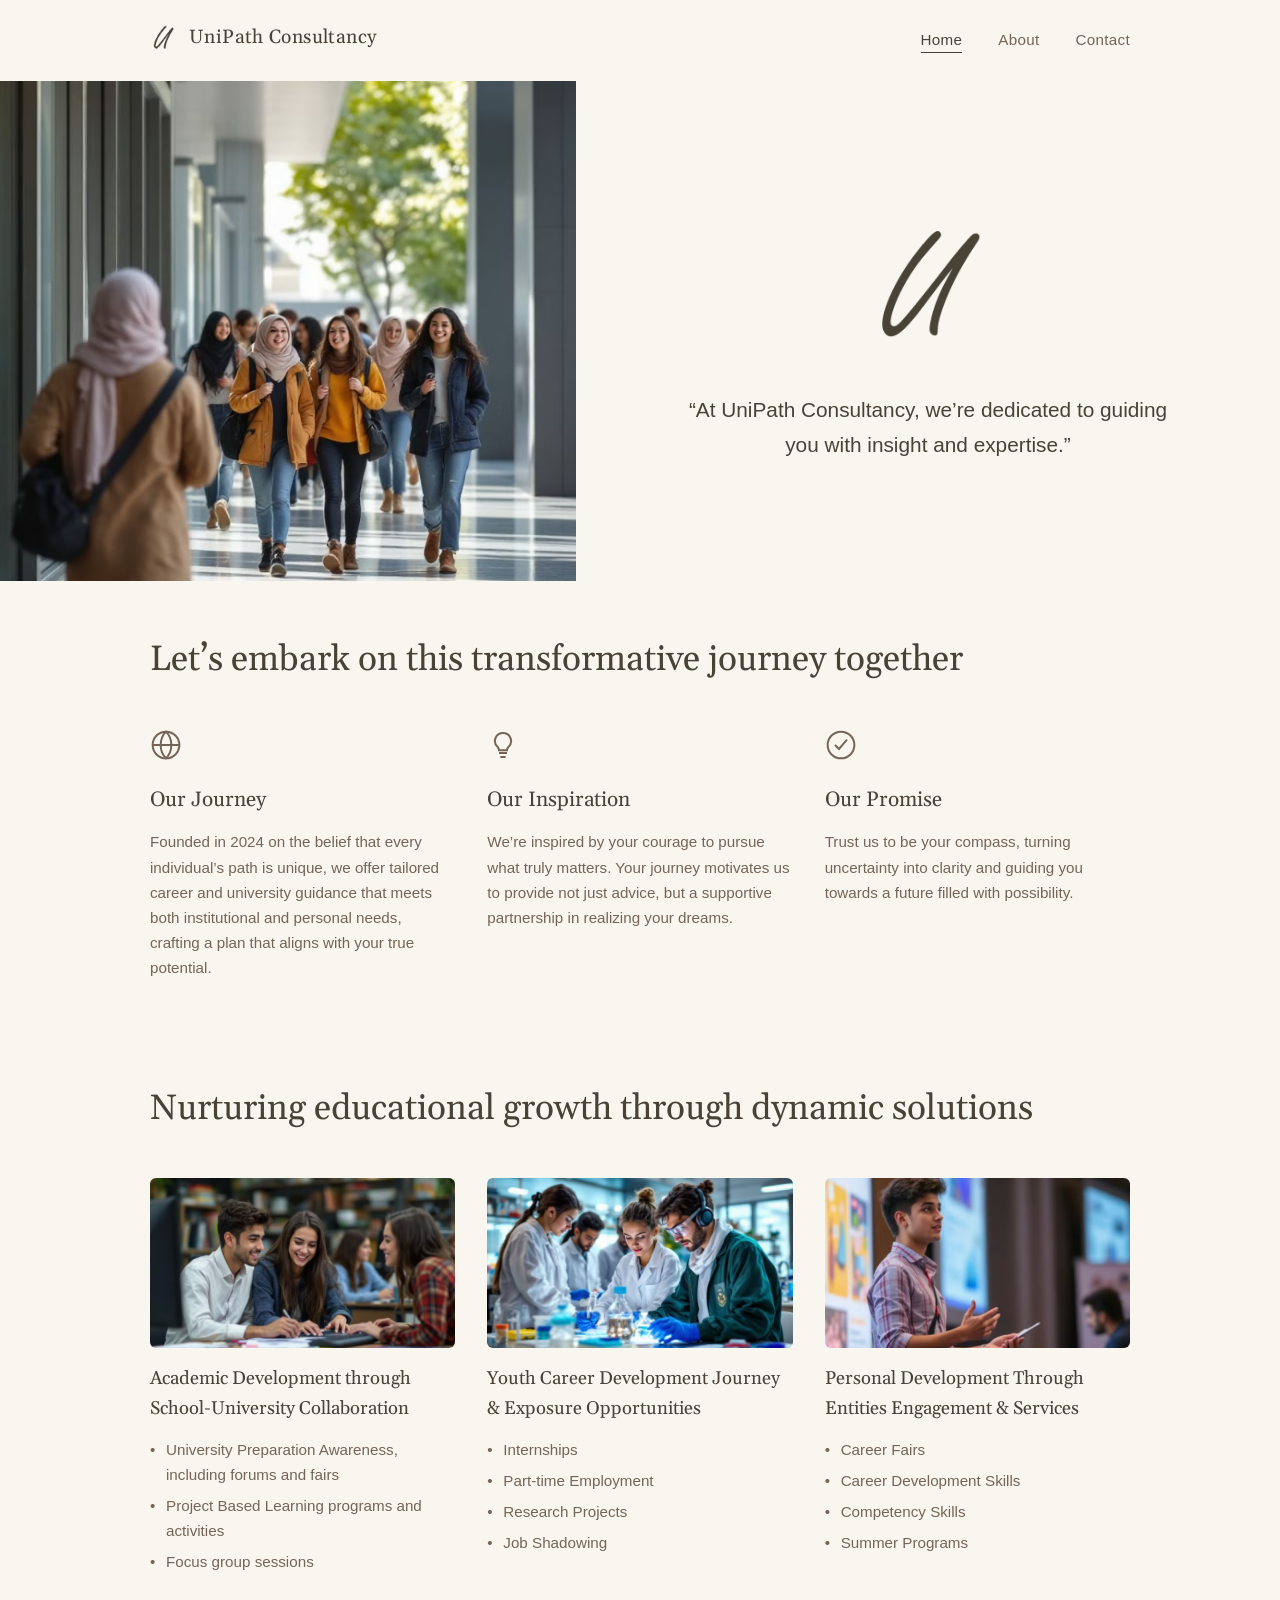
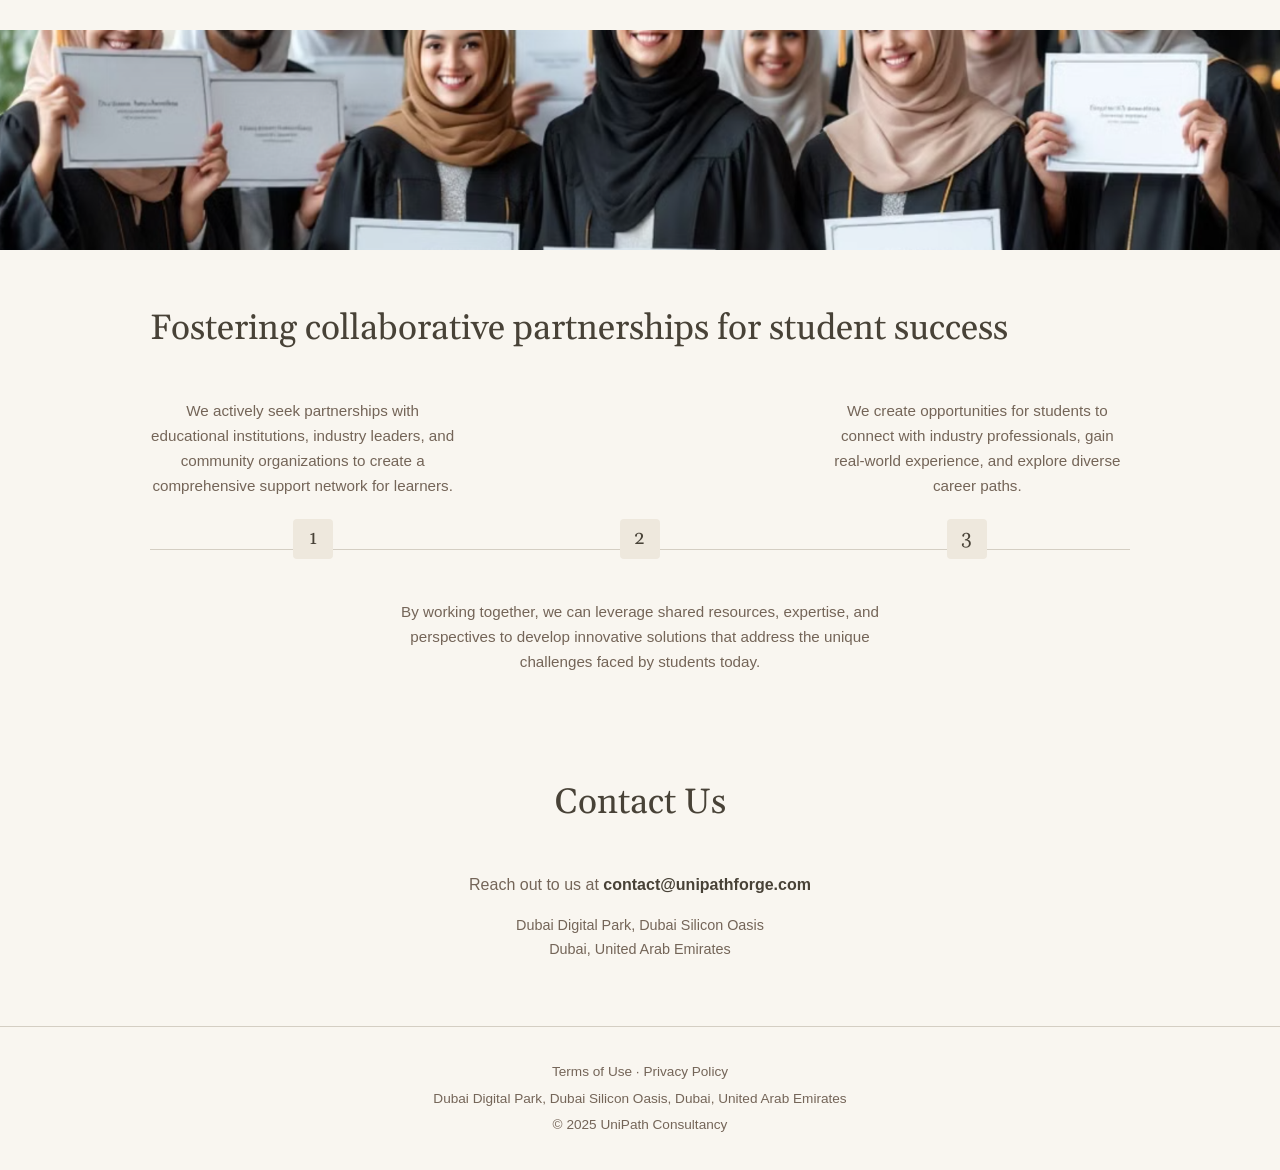
<file: index.html>
<!DOCTYPE html>
<html lang="en">
<head>
    <meta charset="UTF-8">
    <meta name="viewport" content="width=device-width, initial-scale=1.0">
    <title>UniPath Consultancy - Guiding Your Educational Journey</title>
    <link rel="preconnect" href="https://fonts.googleapis.com">
    <link rel="preconnect" href="https://fonts.gstatic.com" crossorigin>
    <link href="https://fonts.googleapis.com/css2?family=Gelasio:ital,wght@0,400;0,500;0,600;0,700;1,400&family=Yellowtail&display=swap" rel="stylesheet">
    <link rel="stylesheet" href="assets/css/style.css">
    <style>
        header.hero .hero-image {
            background-image: url('assets/images/hero-students.png');
        }
        .banner {
            background-image: url('assets/images/graduation-banner.png');
        }
    </style>
</head>
<body>
    <nav class="site-nav">
        <a class="brand" href="index.html">
            <img class="mark" src="assets/images/topicon.png" alt="U">
            UniPath Consultancy
        </a>
        <ul>
            <li><a href="index.html" class="active">Home</a></li>
            <li><a href="about.html">About</a></li>
            <li><a href="index.html#contact">Contact</a></li>
        </ul>
    </nav>

    <header class="hero">
        <div class="hero-image"></div>
        <div class="hero-content">
            <div class="logo-mark">
                <img class="logo-image" src="assets/images/logo.png" alt="UniPathForge">
            </div>
            <p class="quote">At UniPath Consultancy, we&rsquo;re dedicated to guiding you with insight and expertise.</p>
        </div>
    </header>

    <div class="container">
        <section id="journey">
            <h2>Let&rsquo;s embark on this transformative journey together</h2>
            <div class="col-grid">
                <div>
                    <svg class="icon" viewBox="0 0 24 24"><circle cx="12" cy="12" r="10"/><path d="M2 12h20M12 2c2.5 2.5 4 6 4 10s-1.5 7.5-4 10c-2.5-2.5-4-6-4-10s1.5-7.5 4-10z"/></svg>
                    <h3>Our Journey</h3>
                    <p>Founded in 2024 on the belief that every individual&rsquo;s path is unique, we offer tailored career and university guidance that meets both institutional and personal needs, crafting a plan that aligns with your true potential.</p>
                </div>
                <div>
                    <svg class="icon" viewBox="0 0 24 24"><path d="M9 18h6M10 21h4M12 3a6 6 0 0 0-4 10.5c.6.6 1 1.4 1 2.5h6c0-1.1.4-1.9 1-2.5A6 6 0 0 0 12 3z"/></svg>
                    <h3>Our Inspiration</h3>
                    <p>We&rsquo;re inspired by your courage to pursue what truly matters. Your journey motivates us to provide not just advice, but a supportive partnership in realizing your dreams.</p>
                </div>
                <div>
                    <svg class="icon" viewBox="0 0 24 24"><circle cx="12" cy="12" r="10"/><path d="M7.5 12l3 3 6-7"/></svg>
                    <h3>Our Promise</h3>
                    <p>Trust us to be your compass, turning uncertainty into clarity and guiding you towards a future filled with possibility.</p>
                </div>
            </div>
        </section>

        <section id="how-we-help">
            <h2>Nurturing educational growth through dynamic solutions</h2>
            <div class="program-grid">
                <div>
                    <div class="photo" style="background-image: url('assets/images/image-1.png');"></div>
                    <h3>Academic Development through School-University Collaboration</h3>
                    <ul>
                        <li>University Preparation Awareness, including forums and fairs</li>
                        <li>Project Based Learning programs and activities</li>
                        <li>Focus group sessions</li>
                    </ul>
                </div>
                <div>
                    <div class="photo" style="background-image: url('assets/images/image-2.png');"></div>
                    <h3>Youth Career Development Journey &amp; Exposure Opportunities</h3>
                    <ul>
                        <li>Internships</li>
                        <li>Part-time Employment</li>
                        <li>Research Projects</li>
                        <li>Job Shadowing</li>
                    </ul>
                </div>
                <div>
                    <div class="photo" style="background-image: url('assets/images/image-3.png');"></div>
                    <h3>Personal Development Through Entities Engagement &amp; Services</h3>
                    <ul>
                        <li>Career Fairs</li>
                        <li>Career Development Skills</li>
                        <li>Competency Skills</li>
                        <li>Summer Programs</li>
                    </ul>
                </div>
            </div>
        </section>
    </div>

    <div class="banner"></div>

    <div class="container">
        <section id="partnerships">
            <h2>Fostering collaborative partnerships for student success</h2>
            <div class="timeline-text">
                <p>We actively seek partnerships with educational institutions, industry leaders, and community organizations to create a comprehensive support network for learners.</p>
                <p>We create opportunities for students to connect with industry professionals, gain real-world experience, and explore diverse career paths.</p>
            </div>
            <div class="timeline-track">
                <div class="node"><div class="num">1</div></div>
                <div class="node"><div class="num">2</div></div>
                <div class="node"><div class="num">3</div></div>
            </div>
            <p class="timeline-caption">By working together, we can leverage shared resources, expertise, and perspectives to develop innovative solutions that address the unique challenges faced by students today.</p>
        </section>

        <section id="contact" class="contact-info">
            <h2>Contact Us</h2>
            <p>Reach out to us at <a href="mailto:contact@unipathforge.com">contact@unipathforge.com</a></p>
            <p class="address">Dubai Digital Park, Dubai Silicon Oasis<br>Dubai, United Arab Emirates</p>
        </section>
    </div>

    <footer>
        <p><a href="terms.html">Terms of Use</a> &middot; <a href="privacy.html">Privacy Policy</a></p>
        <p>Dubai Digital Park, Dubai Silicon Oasis, Dubai, United Arab Emirates</p>
        <p>&copy; 2025 UniPath Consultancy</p>
    </footer>
</body>
</html>
</file>
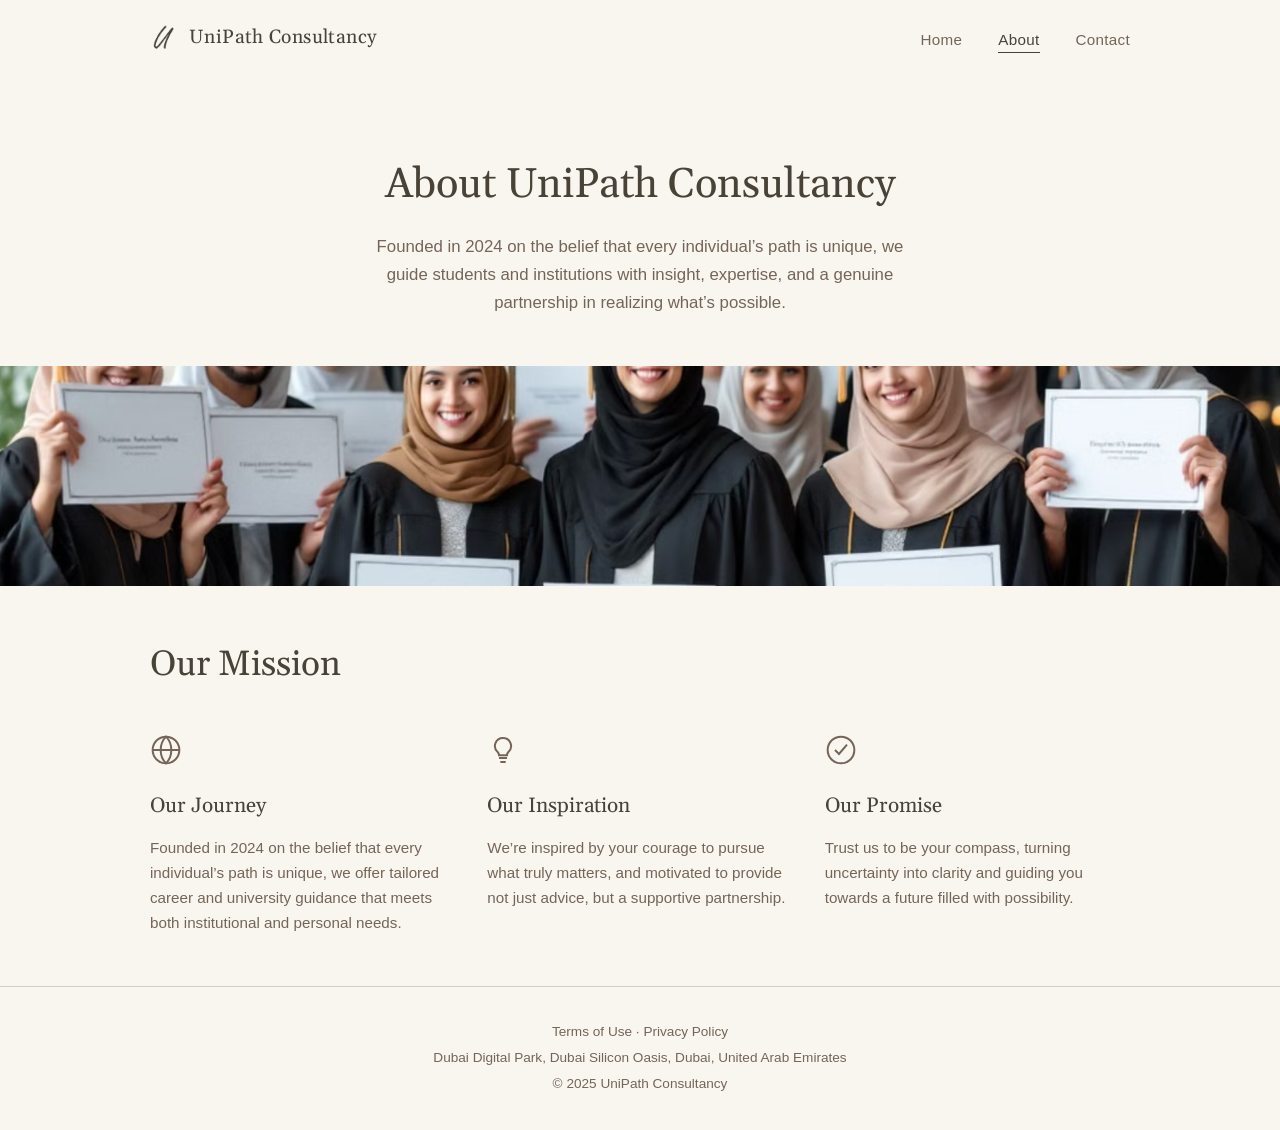
<file: about.html>
<!DOCTYPE html>
<html lang="en">
<head>
    <meta charset="UTF-8">
    <meta name="viewport" content="width=device-width, initial-scale=1.0">
    <title>About Us - UniPath Consultancy</title>
    <link rel="preconnect" href="https://fonts.googleapis.com">
    <link rel="preconnect" href="https://fonts.gstatic.com" crossorigin>
    <link href="https://fonts.googleapis.com/css2?family=Gelasio:ital,wght@0,400;0,500;0,600;0,700;1,400&family=Yellowtail&display=swap" rel="stylesheet">
    <link rel="stylesheet" href="assets/css/style.css">
    <style>
        .banner {
            background-image: url('assets/images/graduation-banner.png');
        }
    </style>
</head>
<body>
    <nav class="site-nav">
        <a class="brand" href="index.html">
            <img class="mark" src="assets/images/topicon.png" alt="U">
            UniPath Consultancy
        </a>
        <ul>
            <li><a href="index.html">Home</a></li>
            <li><a href="about.html" class="active">About</a></li>
            <li><a href="index.html#contact">Contact</a></li>
        </ul>
    </nav>

    <header class="page-header">
        <h1>About UniPath Consultancy</h1>
        <p>Founded in 2024 on the belief that every individual&rsquo;s path is unique, we guide students and institutions with insight, expertise, and a genuine partnership in realizing what&rsquo;s possible.</p>
    </header>

    <div class="banner"></div>

    <div class="container">
        <section id="mission">
            <h2>Our Mission</h2>
            <div class="col-grid">
                <div>
                    <svg class="icon" viewBox="0 0 24 24"><circle cx="12" cy="12" r="10"/><path d="M2 12h20M12 2c2.5 2.5 4 6 4 10s-1.5 7.5-4 10c-2.5-2.5-4-6-4-10s1.5-7.5 4-10z"/></svg>
                    <h3>Our Journey</h3>
                    <p>Founded in 2024 on the belief that every individual&rsquo;s path is unique, we offer tailored career and university guidance that meets both institutional and personal needs.</p>
                </div>
                <div>
                    <svg class="icon" viewBox="0 0 24 24"><path d="M9 18h6M10 21h4M12 3a6 6 0 0 0-4 10.5c.6.6 1 1.4 1 2.5h6c0-1.1.4-1.9 1-2.5A6 6 0 0 0 12 3z"/></svg>
                    <h3>Our Inspiration</h3>
                    <p>We&rsquo;re inspired by your courage to pursue what truly matters, and motivated to provide not just advice, but a supportive partnership.</p>
                </div>
                <div>
                    <svg class="icon" viewBox="0 0 24 24"><circle cx="12" cy="12" r="10"/><path d="M7.5 12l3 3 6-7"/></svg>
                    <h3>Our Promise</h3>
                    <p>Trust us to be your compass, turning uncertainty into clarity and guiding you towards a future filled with possibility.</p>
                </div>
            </div>
        </section>
    </div>

    <footer>
        <p><a href="terms.html">Terms of Use</a> &middot; <a href="privacy.html">Privacy Policy</a></p>
        <p>Dubai Digital Park, Dubai Silicon Oasis, Dubai, United Arab Emirates</p>
        <p>&copy; 2025 UniPath Consultancy</p>
    </footer>
</body>
</html>
</file>
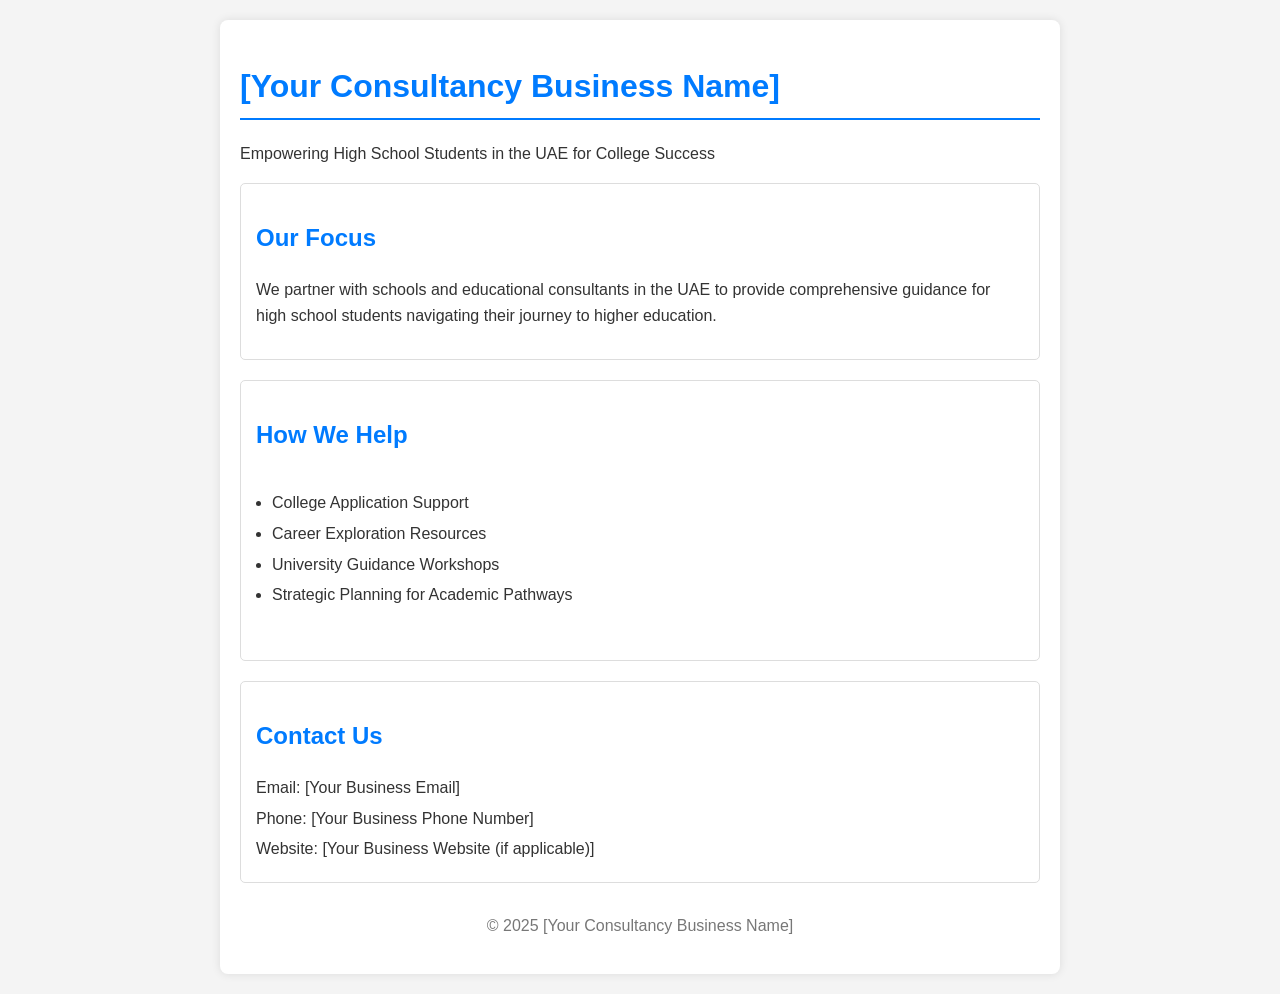
<file: main.html>
<!DOCTYPE html>
<html lang="en">
<head>
    <meta charset="UTF-8">
    <meta name="viewport" content="width=device-width, initial-scale=1.0">
    <title>Your Education Consultancy - UAE</title>
    <style>
        body {
            font-family: 'Arial', sans-serif;
            margin: 20px;
            line-height: 1.6;
            background-color: #f4f4f4; /* Light grey background */
            color: #333;
        }
        .container {
            max-width: 800px;
            margin: 0 auto;
            background-color: #fff; /* White container background */
            padding: 20px;
            border-radius: 8px;
            box-shadow: 0 0 10px rgba(0, 0, 0, 0.1); /* Subtle shadow for depth */
        }
        h1 {
            color: #007BFF; /* Blue for the heading */
            border-bottom: 2px solid #007BFF;
            padding-bottom: 5px;
        }
        h2 {
            color: #007BFF;
            margin-top: 20px;
        }
        .section {
            margin-bottom: 20px;
            padding: 15px;
            border: 1px solid #ddd; /* Light grey border */
            border-radius: 5px;
        }
        .section ul {
            list-style-type: disc;
            padding: 1em;
        }
        .section li {
            margin-bottom: 5px;
        }
        .contact-info p {
            margin: 5px 0;
        }
        footer {
            text-align: center;
            margin-top: 30px;
            color: #777;
        }
    </style>
</head>
<body>
    <div class="container">
        <header>
            <h1>[Your Consultancy Business Name]</h1>
            <p>Empowering High School Students in the UAE for College Success</p>
        </header>

        <section class="section">
            <h2>Our Focus</h2>
            <p>We partner with schools and educational consultants in the UAE to provide comprehensive guidance for high school students navigating their journey to higher education.</p>
        </section>

        <section class="section">
            <h2>How We Help</h2>
            <ul>
                <li>College Application Support</li>
                <li>Career Exploration Resources</li>
                <li>University Guidance Workshops</li>
                <li>Strategic Planning for Academic Pathways</li>
            </ul>
        </section>

        <section class="section contact-info">
            <h2>Contact Us</h2>
            <p>Email: [Your Business Email]</p>
            <p>Phone: [Your Business Phone Number]</p>
            <p>Website: [Your Business Website (if applicable)]</p>
        </section>

        <footer>
            <p>&copy; 2025 [Your Consultancy Business Name]</p>
        </footer>
    </div>
</body>
</html>
</file>
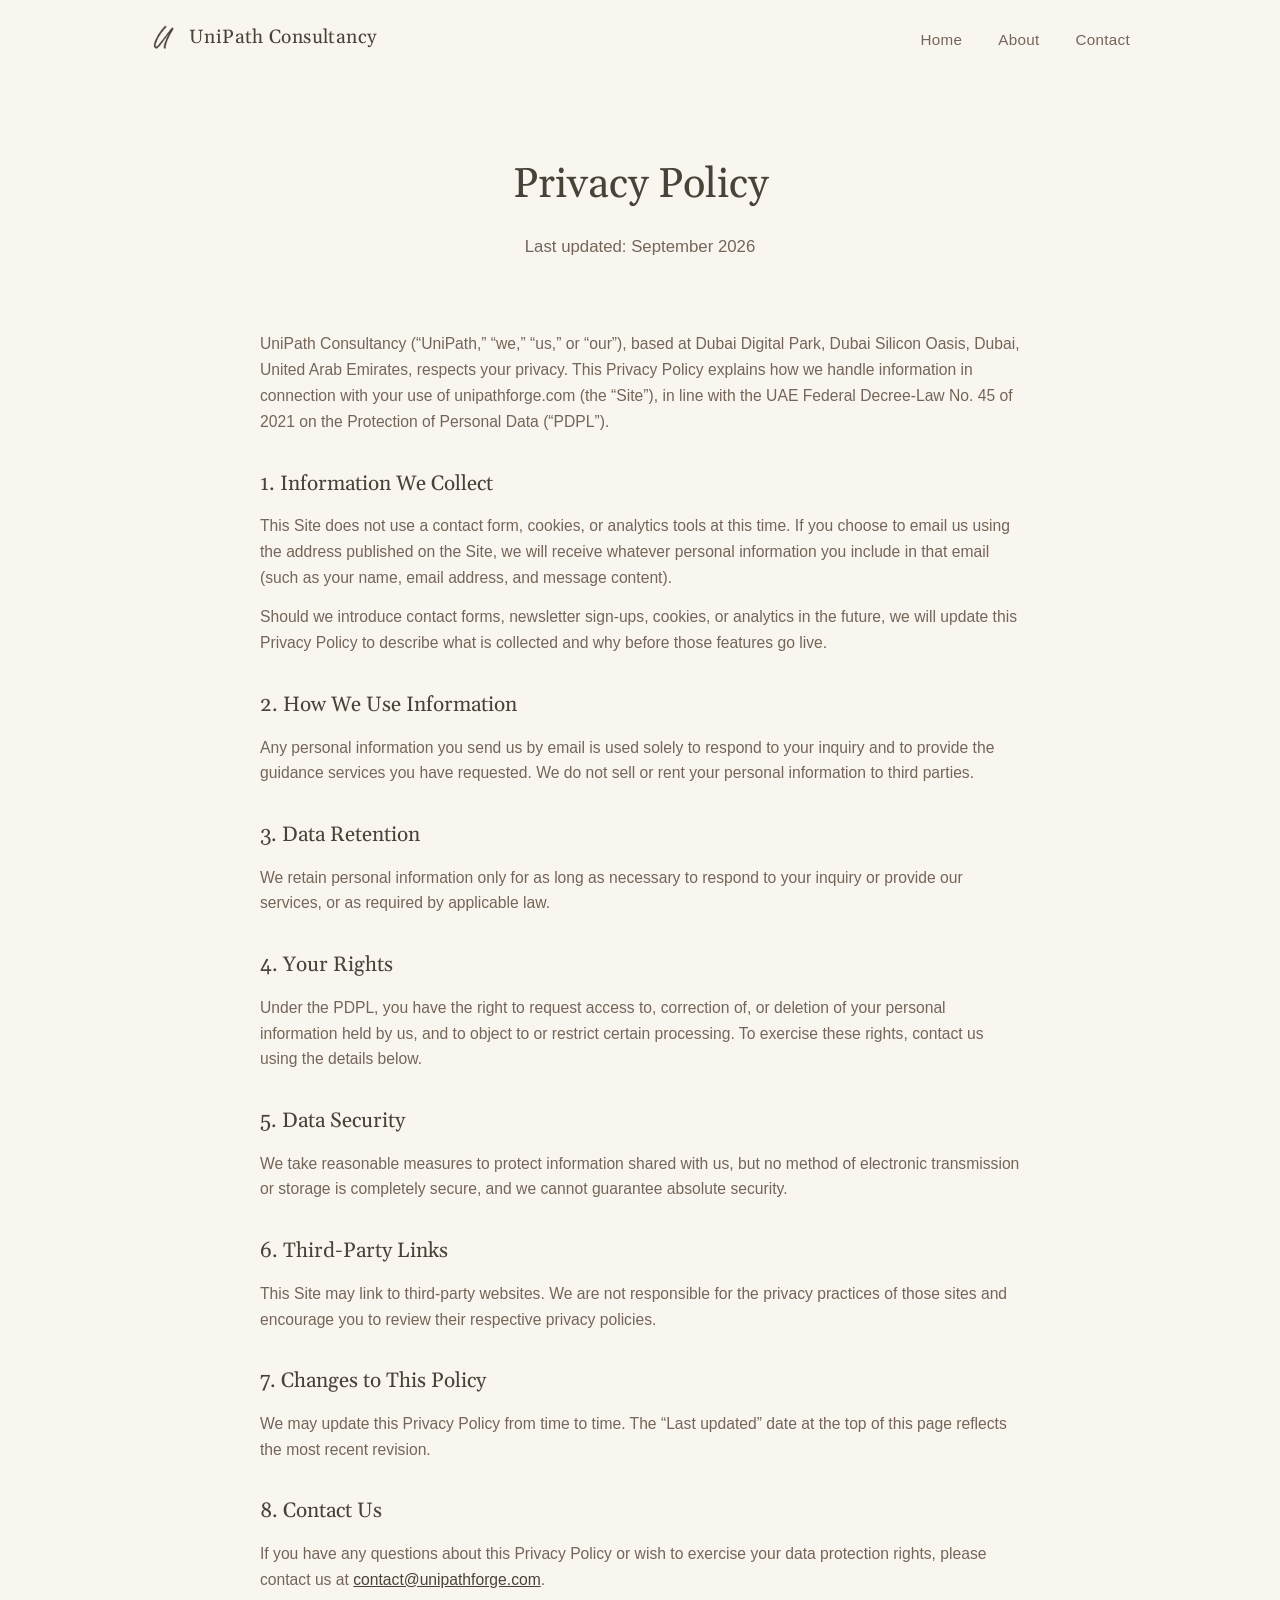
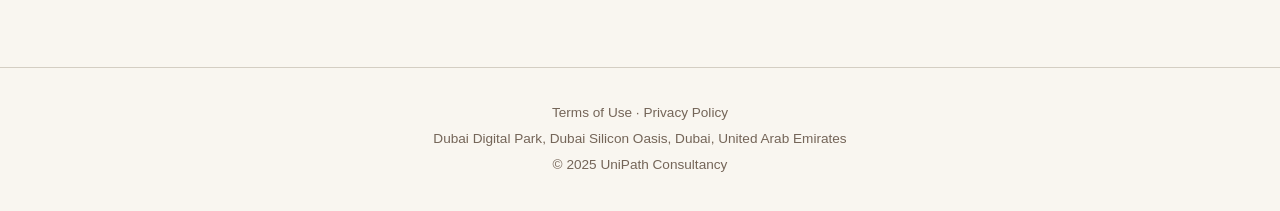
<file: privacy.html>
<!DOCTYPE html>
<html lang="en">
<head>
    <meta charset="UTF-8">
    <meta name="viewport" content="width=device-width, initial-scale=1.0">
    <title>Privacy Policy - UniPath Consultancy</title>
    <link rel="preconnect" href="https://fonts.googleapis.com">
    <link rel="preconnect" href="https://fonts.gstatic.com" crossorigin>
    <link href="https://fonts.googleapis.com/css2?family=Gelasio:ital,wght@0,400;0,500;0,600;0,700;1,400&family=Yellowtail&display=swap" rel="stylesheet">
    <link rel="stylesheet" href="assets/css/style.css">
</head>
<body>
    <nav class="site-nav">
        <a class="brand" href="index.html">
            <img class="mark" src="assets/images/topicon.png" alt="U">
            UniPath Consultancy
        </a>
        <ul>
            <li><a href="index.html">Home</a></li>
            <li><a href="about.html">About</a></li>
            <li><a href="index.html#contact">Contact</a></li>
        </ul>
    </nav>

    <header class="page-header">
        <h1>Privacy Policy</h1>
        <p>Last updated: September 2026</p>
    </header>

    <div class="container">
        <section class="legal">
            <p>UniPath Consultancy (&ldquo;UniPath,&rdquo; &ldquo;we,&rdquo; &ldquo;us,&rdquo; or &ldquo;our&rdquo;), based at Dubai Digital Park, Dubai Silicon Oasis, Dubai, United Arab Emirates, respects your privacy. This Privacy Policy explains how we handle information in connection with your use of unipathforge.com (the &ldquo;Site&rdquo;), in line with the UAE Federal Decree-Law No. 45 of 2021 on the Protection of Personal Data (&ldquo;PDPL&rdquo;).</p>

            <h2>1. Information We Collect</h2>
            <p>This Site does not use a contact form, cookies, or analytics tools at this time. If you choose to email us using the address published on the Site, we will receive whatever personal information you include in that email (such as your name, email address, and message content).</p>
            <p>Should we introduce contact forms, newsletter sign-ups, cookies, or analytics in the future, we will update this Privacy Policy to describe what is collected and why before those features go live.</p>

            <h2>2. How We Use Information</h2>
            <p>Any personal information you send us by email is used solely to respond to your inquiry and to provide the guidance services you have requested. We do not sell or rent your personal information to third parties.</p>

            <h2>3. Data Retention</h2>
            <p>We retain personal information only for as long as necessary to respond to your inquiry or provide our services, or as required by applicable law.</p>

            <h2>4. Your Rights</h2>
            <p>Under the PDPL, you have the right to request access to, correction of, or deletion of your personal information held by us, and to object to or restrict certain processing. To exercise these rights, contact us using the details below.</p>

            <h2>5. Data Security</h2>
            <p>We take reasonable measures to protect information shared with us, but no method of electronic transmission or storage is completely secure, and we cannot guarantee absolute security.</p>

            <h2>6. Third-Party Links</h2>
            <p>This Site may link to third-party websites. We are not responsible for the privacy practices of those sites and encourage you to review their respective privacy policies.</p>

            <h2>7. Changes to This Policy</h2>
            <p>We may update this Privacy Policy from time to time. The &ldquo;Last updated&rdquo; date at the top of this page reflects the most recent revision.</p>

            <h2>8. Contact Us</h2>
            <p>If you have any questions about this Privacy Policy or wish to exercise your data protection rights, please contact us at <a href="mailto:contact@unipathforge.com">contact@unipathforge.com</a>.</p>
        </section>
    </div>

    <footer>
        <p><a href="terms.html">Terms of Use</a> &middot; <a href="privacy.html">Privacy Policy</a></p>
        <p>Dubai Digital Park, Dubai Silicon Oasis, Dubai, United Arab Emirates</p>
        <p>&copy; 2025 UniPath Consultancy</p>
    </footer>
</body>
</html>
</file>
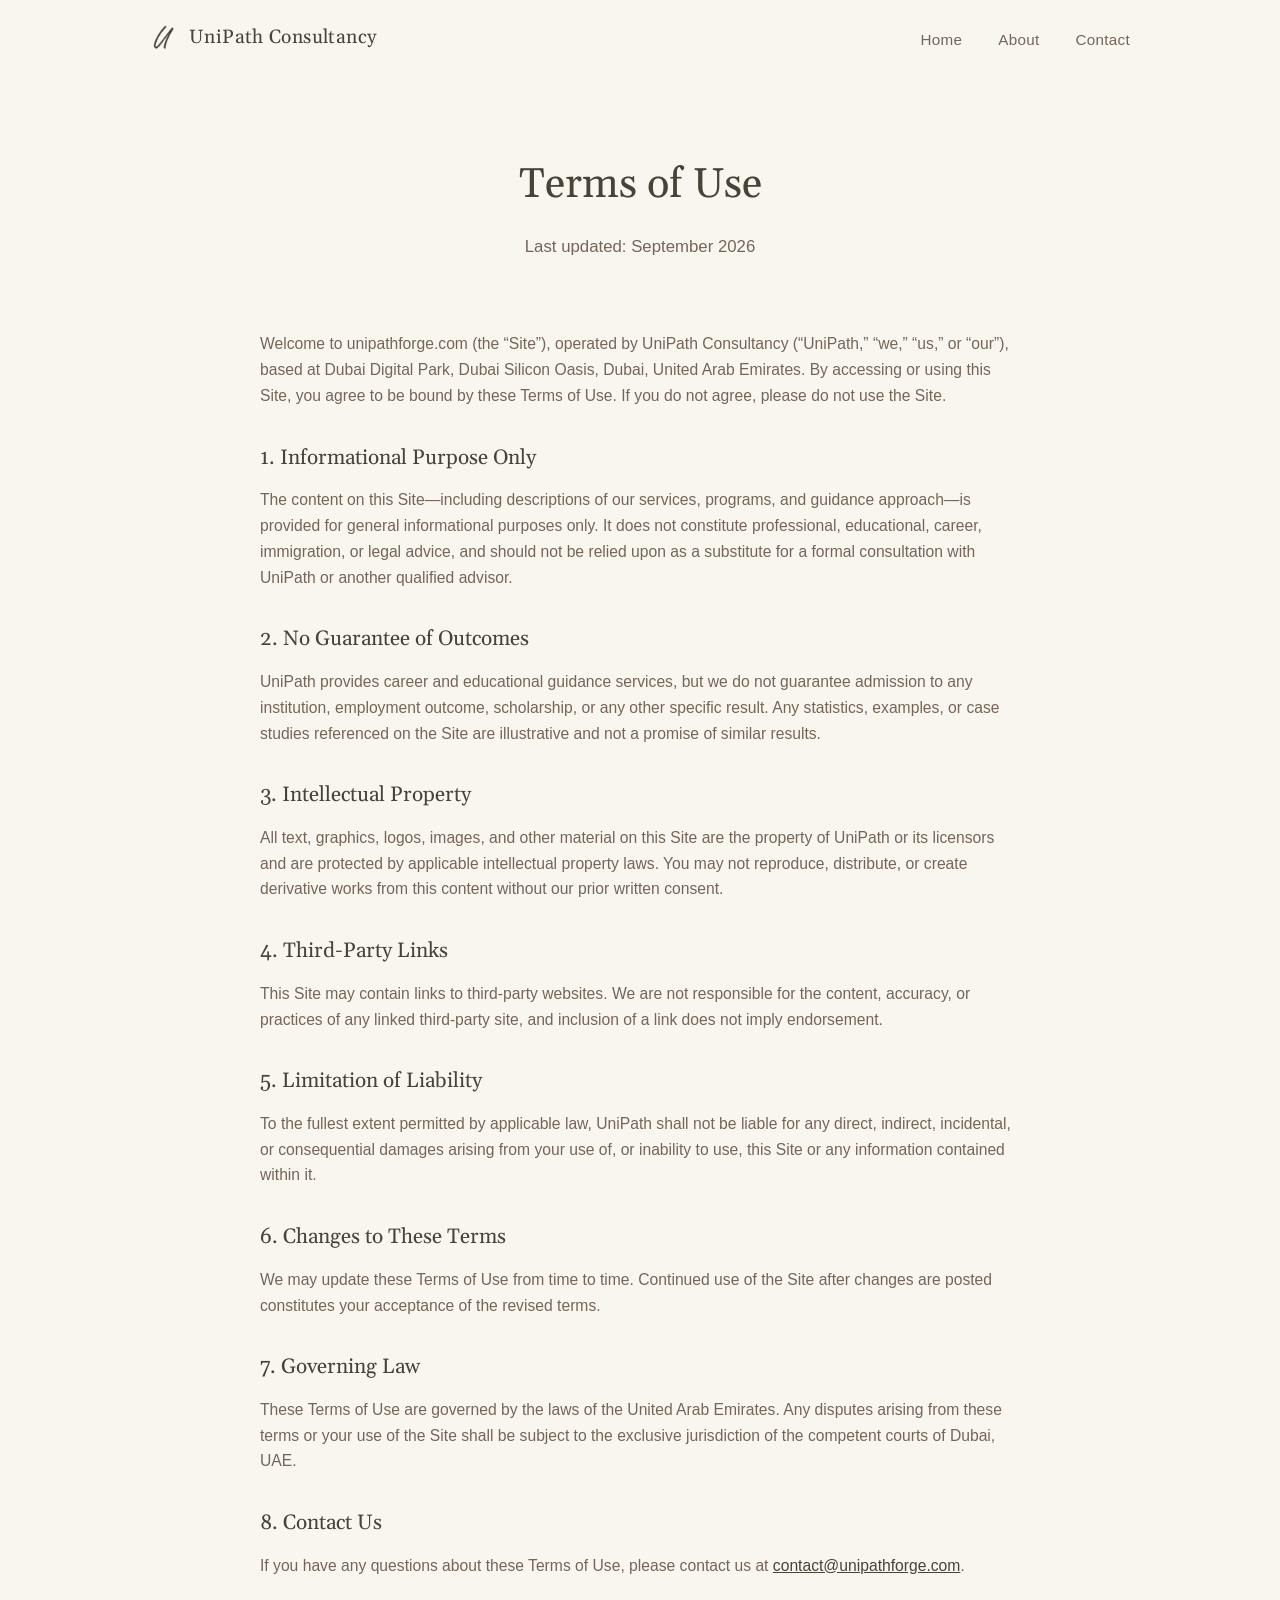
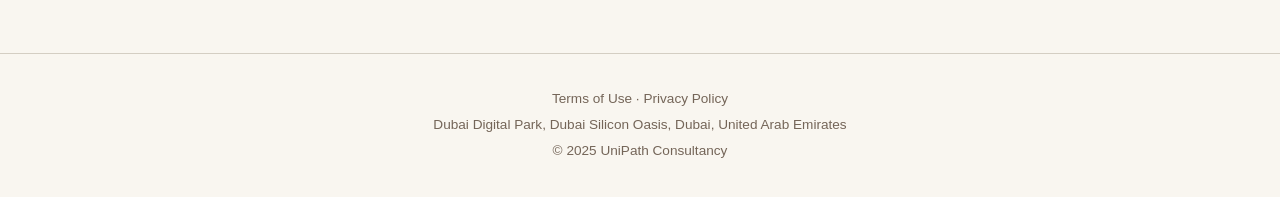
<file: terms.html>
<!DOCTYPE html>
<html lang="en">
<head>
    <meta charset="UTF-8">
    <meta name="viewport" content="width=device-width, initial-scale=1.0">
    <title>Terms of Use - UniPath Consultancy</title>
    <link rel="preconnect" href="https://fonts.googleapis.com">
    <link rel="preconnect" href="https://fonts.gstatic.com" crossorigin>
    <link href="https://fonts.googleapis.com/css2?family=Gelasio:ital,wght@0,400;0,500;0,600;0,700;1,400&family=Yellowtail&display=swap" rel="stylesheet">
    <link rel="stylesheet" href="assets/css/style.css">
</head>
<body>
    <nav class="site-nav">
        <a class="brand" href="index.html">
            <img class="mark" src="assets/images/topicon.png" alt="U">
            UniPath Consultancy
        </a>
        <ul>
            <li><a href="index.html">Home</a></li>
            <li><a href="about.html">About</a></li>
            <li><a href="index.html#contact">Contact</a></li>
        </ul>
    </nav>

    <header class="page-header">
        <h1>Terms of Use</h1>
        <p>Last updated: September 2026</p>
    </header>

    <div class="container">
        <section class="legal">
            <p>Welcome to unipathforge.com (the &ldquo;Site&rdquo;), operated by UniPath Consultancy (&ldquo;UniPath,&rdquo; &ldquo;we,&rdquo; &ldquo;us,&rdquo; or &ldquo;our&rdquo;), based at Dubai Digital Park, Dubai Silicon Oasis, Dubai, United Arab Emirates. By accessing or using this Site, you agree to be bound by these Terms of Use. If you do not agree, please do not use the Site.</p>

            <h2>1. Informational Purpose Only</h2>
            <p>The content on this Site&mdash;including descriptions of our services, programs, and guidance approach&mdash;is provided for general informational purposes only. It does not constitute professional, educational, career, immigration, or legal advice, and should not be relied upon as a substitute for a formal consultation with UniPath or another qualified advisor.</p>

            <h2>2. No Guarantee of Outcomes</h2>
            <p>UniPath provides career and educational guidance services, but we do not guarantee admission to any institution, employment outcome, scholarship, or any other specific result. Any statistics, examples, or case studies referenced on the Site are illustrative and not a promise of similar results.</p>

            <h2>3. Intellectual Property</h2>
            <p>All text, graphics, logos, images, and other material on this Site are the property of UniPath or its licensors and are protected by applicable intellectual property laws. You may not reproduce, distribute, or create derivative works from this content without our prior written consent.</p>

            <h2>4. Third-Party Links</h2>
            <p>This Site may contain links to third-party websites. We are not responsible for the content, accuracy, or practices of any linked third-party site, and inclusion of a link does not imply endorsement.</p>

            <h2>5. Limitation of Liability</h2>
            <p>To the fullest extent permitted by applicable law, UniPath shall not be liable for any direct, indirect, incidental, or consequential damages arising from your use of, or inability to use, this Site or any information contained within it.</p>

            <h2>6. Changes to These Terms</h2>
            <p>We may update these Terms of Use from time to time. Continued use of the Site after changes are posted constitutes your acceptance of the revised terms.</p>

            <h2>7. Governing Law</h2>
            <p>These Terms of Use are governed by the laws of the United Arab Emirates. Any disputes arising from these terms or your use of the Site shall be subject to the exclusive jurisdiction of the competent courts of Dubai, UAE.</p>

            <h2>8. Contact Us</h2>
            <p>If you have any questions about these Terms of Use, please contact us at <a href="mailto:contact@unipathforge.com">contact@unipathforge.com</a>.</p>
        </section>
    </div>

    <footer>
        <p><a href="terms.html">Terms of Use</a> &middot; <a href="privacy.html">Privacy Policy</a></p>
        <p>Dubai Digital Park, Dubai Silicon Oasis, Dubai, United Arab Emirates</p>
        <p>&copy; 2025 UniPath Consultancy</p>
    </footer>
</body>
</html>
</file>
<file: assets/css/style.css>
:root {
    --bg: #F9F6F0;
    --card-bg: #EEE8DD;
    --border: #D4CEC3;
    --accent: #746558;
    --dark: #484237;
}
* { box-sizing: border-box; }
body {
    font-family: Arial, Helvetica, sans-serif;
    margin: 0;
    line-height: 1.65;
    background-color: var(--bg);
    color: var(--accent);
}
h1, h2, h3 {
    font-family: 'Gelasio', Georgia, serif;
    color: var(--dark);
    font-weight: 400;
}
.container {
    max-width: 1100px;
    margin: 0 auto;
    padding: 0 60px;
}

/* Navigation */
.site-nav {
    display: flex;
    align-items: center;
    justify-content: space-between;
    max-width: 1100px;
    margin: 0 auto;
    padding: 22px 60px;
}
.site-nav .brand {
    display: flex;
    align-items: center;
    gap: 12px;
    text-decoration: none;
    font-family: 'Gelasio', Georgia, serif;
    font-size: 1.2em;
    color: var(--dark);
}
.site-nav .brand .mark {
    width: 27px;
    height: 27px;
    border-radius: 50%;
    object-fit: cover;
}
.site-nav ul {
    list-style: none;
    display: flex;
    gap: 36px;
    margin: 0;
    padding: 0;
}
.site-nav a {
    text-decoration: none;
    color: var(--accent);
    font-size: 0.95em;
    letter-spacing: 0.02em;
    padding-bottom: 4px;
    border-bottom: 1px solid transparent;
}
.site-nav a:hover,
.site-nav a.active {
    color: var(--dark);
    border-bottom-color: var(--dark);
}
.nav-toggle {
    display: none;
}

/* Hero */
header.hero {
    display: flex;
    min-height: 500px;
}
header.hero .hero-image {
    flex: 1 1 45%;
    background-color: var(--card-bg);
    background-size: cover;
    background-position: center;
    min-height: 320px;
}
header.hero .hero-content {
    flex: 1 1 55%;
    display: flex;
    flex-direction: column;
    align-items: center;
    justify-content: center;
    text-align: center;
    padding: 40px 60px;
}
.logo-mark {
    width: 170px;
    height: 170px;
    display: flex;
    align-items: center;
    justify-content: center;
    margin-bottom: 24px;
    position: relative;
    overflow: hidden;
}
.logo-mark .logo-image {
    max-width: 75%;
    max-height: 75%;
    width: 75%;
    height: 75%;
    object-fit: contain;
}
header.hero .quote {
    font-size: 1.3em;
    color: var(--dark);
    max-width: 480px;
    margin: 0;
}
header.hero .quote::before {
    content: "\201C";
}
header.hero .quote::after {
    content: "\201D";
}

/* Simple page header banner (for interior pages) */
.page-header {
    text-align: center;
    padding: 70px 24px 50px;
}
.page-header h1 {
    font-size: 2.6em;
    margin: 0 0 14px;
}
.page-header p {
    max-width: 560px;
    margin: 0 auto;
    font-size: 1.05em;
}

/* Section banners (photo strip) */
.banner {
    width: 100%;
    height: 220px;
    background-color: var(--card-bg);
    background-size: cover;
    background-position: center;
}

/* Sections */
section {
    padding: 50px 0;
}
section h2 {
    font-size: 2.2em;
    margin: 0 0 40px;
}

/* Icon + pillar columns (used for Journey and Project Mgmt sections) */
.col-grid {
    display: grid;
    grid-template-columns: repeat(auto-fit, minmax(240px, 1fr));
    gap: 32px;
}
.col-grid .icon {
    width: 32px;
    height: 32px;
    stroke: var(--accent);
    fill: none;
    stroke-width: 1.5;
    margin-bottom: 14px;
}
.col-grid h3 {
    font-size: 1.3em;
    margin: 0 0 12px;
}
.col-grid p, .col-grid ul {
    margin: 0;
    font-size: 0.95em;
}
.col-grid ul {
    list-style: none;
    padding: 0;
}
.col-grid li {
    position: relative;
    padding-left: 16px;
    margin-bottom: 6px;
}
.col-grid li::before {
    content: "\2022";
    position: absolute;
    left: 0;
    color: var(--accent);
}

/* Photo program cards */
.program-grid {
    display: grid;
    grid-template-columns: repeat(auto-fit, minmax(260px, 1fr));
    gap: 32px;
}
.program-grid .photo {
    width: 100%;
    height: 170px;
    border-radius: 6px;
    background-color: var(--card-bg);
    background-size: cover;
    background-position: center;
    margin-bottom: 16px;
}
.program-grid h3 {
    font-size: 1.15em;
    margin: 0 0 12px;
}
.program-grid ul {
    list-style: none;
    padding: 0;
    margin: 0;
    font-size: 0.95em;
}
.program-grid li {
    position: relative;
    padding-left: 16px;
    margin-bottom: 6px;
}
.program-grid li::before {
    content: "\2022";
    position: absolute;
    left: 0;
    color: var(--accent);
}

/* Partnerships timeline */
.timeline-text {
    display: grid;
    grid-template-columns: repeat(3, 1fr);
    gap: 32px;
    margin-bottom: 8px;
}
.timeline-text p {
    text-align: center;
    font-size: 0.95em;
    margin: 0;
}
.timeline-text p:nth-child(2) {
    grid-column: 3;
}
.timeline-track {
    position: relative;
    height: 60px;
    display: grid;
    grid-template-columns: repeat(3, 1fr);
    margin: 20px 0;
}
.timeline-track::before {
    content: "";
    position: absolute;
    top: 50%;
    left: 0;
    right: 0;
    height: 1px;
    background-color: var(--border);
}
.timeline-track .node {
    justify-self: center;
    position: relative;
    z-index: 1;
}
.timeline-track .num {
    width: 40px;
    height: 40px;
    background-color: var(--card-bg);
    border-radius: 4px;
    display: flex;
    align-items: center;
    justify-content: center;
    font-family: 'Gelasio', Georgia, serif;
    font-size: 1.2em;
    color: var(--dark);
}
.timeline-caption {
    text-align: center;
    font-size: 0.95em;
    max-width: 520px;
    margin: 0 auto;
}

/* Team grid (About page) */
.team-grid {
    display: grid;
    grid-template-columns: repeat(auto-fit, minmax(240px, 1fr));
    gap: 40px;
}
.team-card {
    text-align: center;
}
.team-card .avatar {
    width: 140px;
    height: 140px;
    border-radius: 50%;
    background-color: var(--card-bg);
    border: 1px solid var(--border);
    display: flex;
    align-items: center;
    justify-content: center;
    margin: 0 auto 20px;
    font-family: 'Gelasio', Georgia, serif;
    font-size: 2.2em;
    color: var(--dark);
}
.team-card h3 {
    font-size: 1.2em;
    margin: 0 0 6px;
}
.team-card .role {
    font-size: 0.9em;
    color: var(--accent);
    letter-spacing: 0.03em;
    text-transform: uppercase;
}

/* Contact */
.contact-info {
    text-align: center;
}
.contact-info a {
    color: var(--dark);
    text-decoration: none;
    font-weight: 700;
}
.contact-info a:hover {
    text-decoration: underline;
}
.contact-info .address {
    margin-top: 14px;
    font-size: 0.9em;
    color: var(--accent);
}

footer {
    text-align: center;
    padding: 30px 24px;
    color: var(--accent);
    font-size: 0.85em;
    border-top: 1px solid var(--border);
}
footer p {
    margin: 4px 0;
}
footer a {
    color: var(--accent);
    text-decoration: none;
}
footer a:hover {
    text-decoration: underline;
}

/* Legal pages (Terms / Privacy) */
.legal {
    max-width: 760px;
    margin: 0 auto;
    padding: 20px 0 60px;
}
.legal h2 {
    font-size: 1.3em;
    margin: 32px 0 12px;
}
.legal p {
    font-size: 0.98em;
    margin: 0 0 14px;
}
.legal a {
    color: var(--dark);
}

@media (max-width: 800px) {
    header.hero { flex-direction: column; }
    .container { padding: 0 24px; }
    .site-nav { padding: 18px 24px; flex-wrap: wrap; gap: 14px; }
    .site-nav ul { gap: 20px; }
    .timeline-text { grid-template-columns: 1fr; }
    .timeline-text p:nth-child(2) { grid-column: 1; }
    .timeline-track { grid-template-columns: 1fr; height: auto; gap: 20px; }
    .timeline-track::before { display: none; }
}

@media (max-width: 600px) {
    .site-nav { justify-content: center; text-align: center; }
    .site-nav ul { justify-content: center; flex-wrap: wrap; gap: 14px 20px; }
    header.hero .hero-image { min-height: 220px; }
    header.hero .hero-content { padding: 32px 24px; }
    .logo-mark { width: 130px; height: 130px; }
    header.hero .quote { font-size: 1.1em; max-width: 100%; }
    .page-header { padding: 48px 20px 36px; }
    .page-header h1 { font-size: 2em; }
    section { padding: 36px 0; }
    section h2 { font-size: 1.6em; margin-bottom: 28px; }
    .banner { height: 150px; }
    .col-grid, .program-grid, .team-grid { gap: 28px; }
    .program-grid .photo { height: 140px; }
    .team-card .avatar { width: 110px; height: 110px; font-size: 1.8em; }
    #partnerships {
        display: grid;
        grid-template-columns: 42px minmax(0, 1fr);
        grid-template-rows: auto auto auto auto;
        column-gap: 18px;
        row-gap: 18px;
        align-items: center;
    }
    #partnerships h2,
    #partnerships .timeline-caption {
        grid-column: 1 / -1;
    }
    #partnerships .timeline-text {
        grid-column: 2;
        grid-row: 2;
        display: contents;
        margin: 0;
    }
    #partnerships .timeline-text p {
        text-align: left;
    }
    #partnerships .timeline-text p:first-child {
        grid-column: 2;
        grid-row: 2;
    }
    #partnerships .timeline-text p:nth-child(2) {
        grid-column: 2;
        grid-row: 3;
    }
    #partnerships .timeline-caption {
        grid-column: 2;
        grid-row: 4;
        text-align: left;
        margin: 0;
    }
    .timeline-track {
        grid-column: 1;
        grid-row: 2 / 5;
        display: grid;
        grid-template-rows: subgrid;
        align-items: start;
        align-self: stretch;
        height: auto;
        margin: 0;
    }
    .timeline-track::before {
        display: block;
        top: 20px;
        bottom: 20px;
        left: 50%;
        right: auto;
        width: 1px;
        height: auto;
    }
    .timeline-track .node { justify-self: center; }
    .timeline-track .node:nth-child(2),
    .timeline-track .node:nth-child(3) {
        transform: none;
    }
    .timeline-track .num {
        width: 32px;
        height: 32px;
        font-size: 1em;
    }
}
</file>
